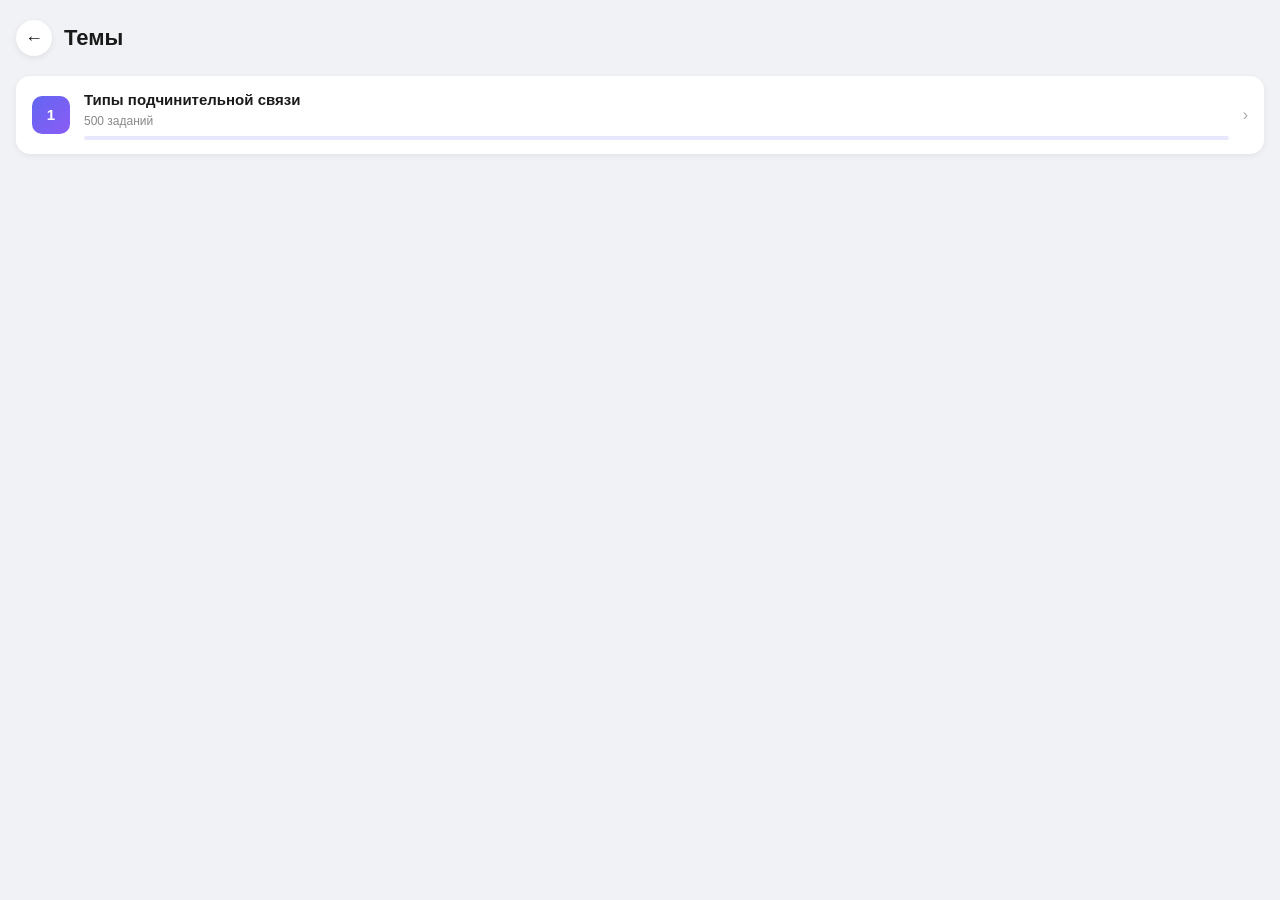
<file: quiz.html>
<!DOCTYPE html>
<html lang="ru">
<head>
    <meta charset="UTF-8">
    <meta name="viewport" content="width=device-width, initial-scale=1.0, user-scalable=no">
    <title>Задание — ЦТ/ЦЭ</title>
    <script src="https://telegram.org/js/telegram-web-app.js"></script>
    <link rel="stylesheet" href="css/style.css">
</head>
<body>

    <div class="quiz-screen" id="quiz-screen"></div>

    <script src="js/telegram.js"></script>
    <script src="js/api.js"></script>
    <script src="js/storage.js"></script>
    <script src="js/data.js"></script>
    <script src="js/quiz.js"></script>

</body>
</html>
</file>
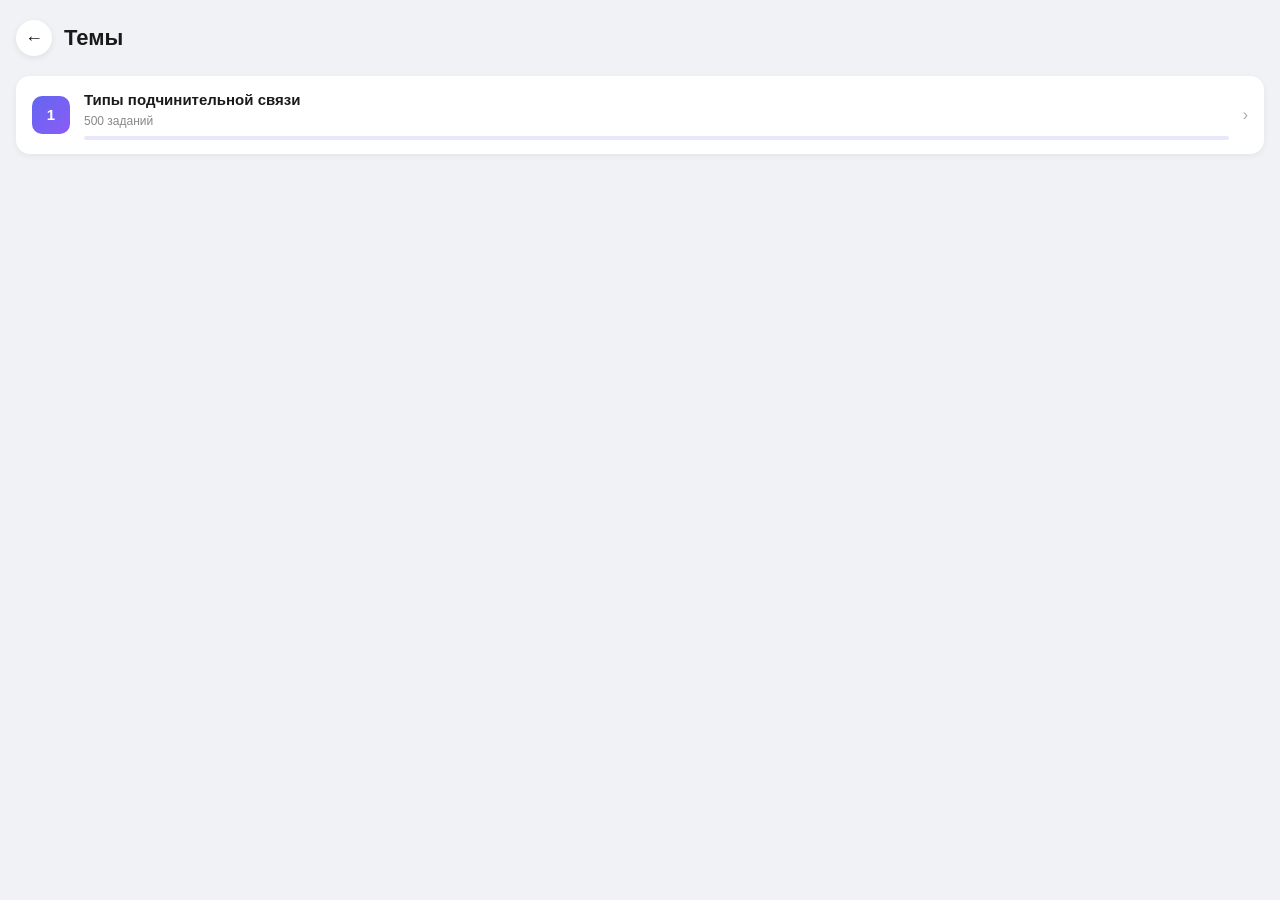
<file: result.html>
<!DOCTYPE html>
<html lang="ru">
<head>
    <meta charset="UTF-8">
    <meta name="viewport" content="width=device-width, initial-scale=1.0, user-scalable=no">
    <title>Результат — ЦТ/ЦЭ</title>
    <script src="https://telegram.org/js/telegram-web-app.js"></script>
    <link rel="stylesheet" href="css/style.css">
</head>
<body>

    <div class="result-screen" id="result-screen"></div>

    <script src="js/telegram.js"></script>
    <script src="js/api.js"></script>
    <script src="js/storage.js"></script>
    <script src="js/data.js"></script>
    <script src="js/result.js"></script>

</body>
</html>
</file>
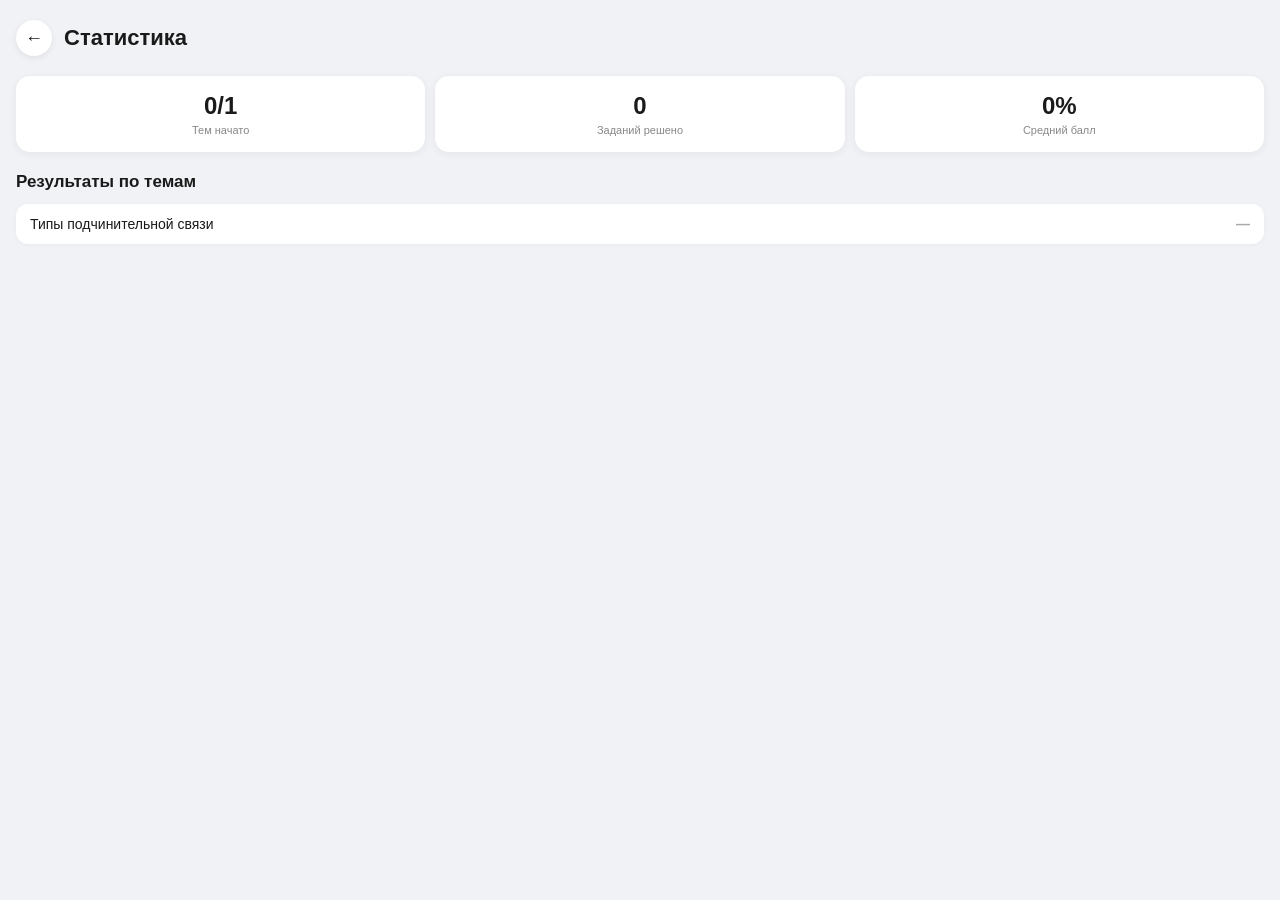
<file: stats.html>
<!DOCTYPE html>
<html lang="ru">
<head>
    <meta charset="UTF-8">
    <meta name="viewport" content="width=device-width, initial-scale=1.0, user-scalable=no">
    <title>Статистика — ЦТ/ЦЭ</title>
    <script src="https://telegram.org/js/telegram-web-app.js"></script>
    <link rel="stylesheet" href="css/style.css">
</head>
<body>

    <div class="stats-screen" id="stats-screen">
        <div class="page-header">
            <a href="index.html" class="back-btn">←</a>
            <h2 class="page-title">Статистика</h2>
        </div>
        <div id="stats-content"></div>
    </div>

    <script src="js/telegram.js"></script>
    <script src="js/api.js"></script>
    <script src="js/storage.js"></script>
    <script src="js/data.js"></script>
    <script src="js/stats.js"></script>

</body>
</html>
</file>
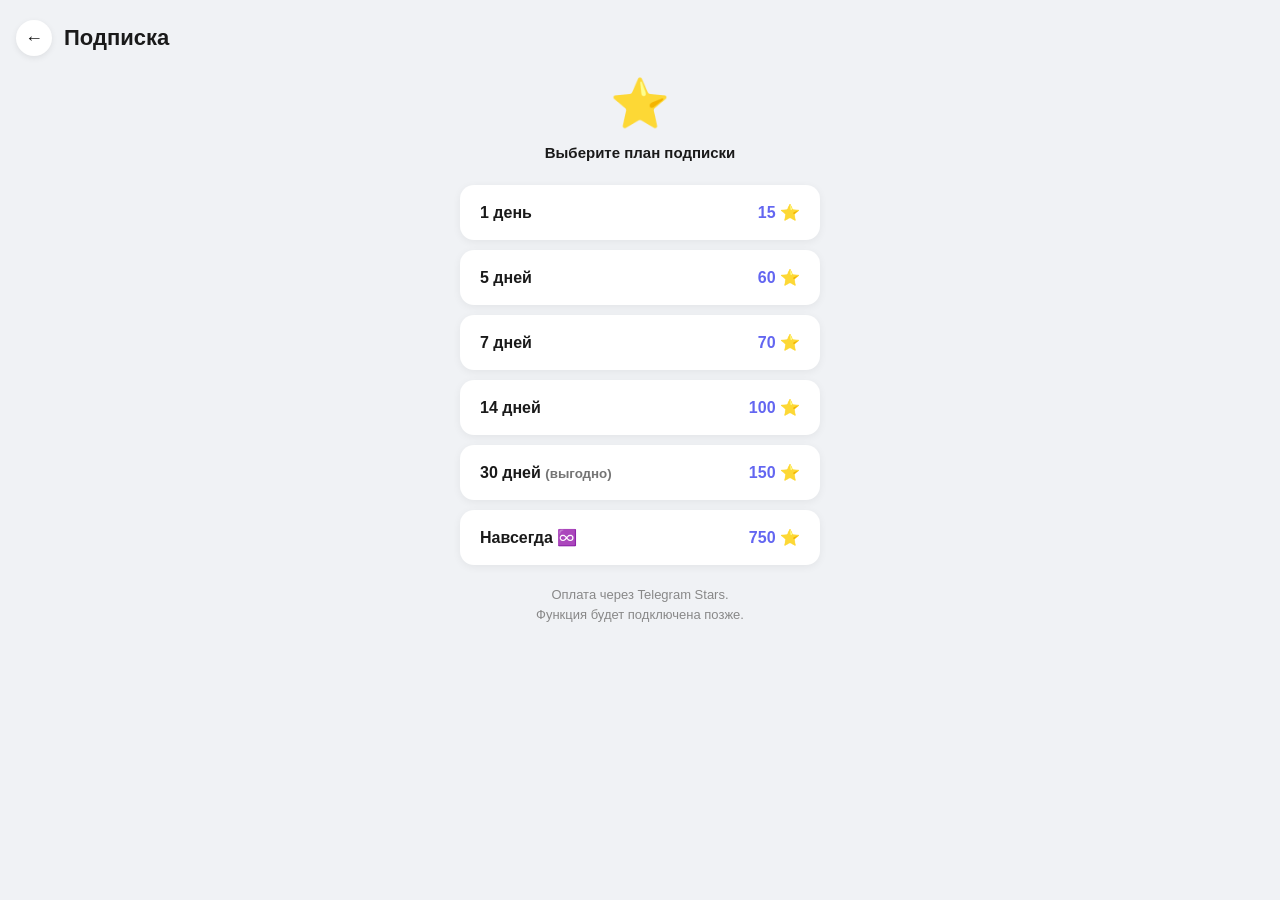
<file: subscribe.html>
<!DOCTYPE html>
<html lang="ru">
<head>
    <meta charset="UTF-8">
    <meta name="viewport" content="width=device-width, initial-scale=1.0, user-scalable=no">
    <title>Подписка — ЦТ/ЦЭ</title>
    <script src="https://telegram.org/js/telegram-web-app.js"></script>
    <link rel="stylesheet" href="css/style.css">
</head>
<body>

    <div class="subscribe-screen">
        <div class="page-header">
            <a href="index.html" class="back-btn">←</a>
            <h2 class="page-title">Подписка</h2>
        </div>

        <div style="text-align:center; margin-bottom:24px;">
            <div style="font-size:48px; margin-bottom:12px;">⭐</div>
            <p style="font-size:15px; font-weight:600;">Выберите план подписки</p>
        </div>

        <div class="subscribe-plans">
    <button class="plan-btn" data-plan="1d">
        <span class="plan-name">1 день</span>
        <span class="plan-price">15 ⭐</span>
    </button>
    <button class="plan-btn" data-plan="5d">
        <span class="plan-name">5 дней</span>
        <span class="plan-price">60 ⭐</span>
    </button>
    <button class="plan-btn" data-plan="7d">
        <span class="plan-name">7 дней</span>
        <span class="plan-price">70 ⭐</span>
    </button>
    <button class="plan-btn" data-plan="14d">
        <span class="plan-name">14 дней</span>
        <span class="plan-price">100 ⭐</span>
    </button>
    <button class="plan-btn" data-plan="30d">
        <span class="plan-name">30 дней <small style="opacity:0.6">(выгодно)</small></span>
        <span class="plan-price">150 ⭐</span>
    </button>
    <button class="plan-btn" data-plan="forever">
        <span class="plan-name">Навсегда ♾️</span>
        <span class="plan-price">750 ⭐</span>
    </button>
</div>

        <p class="subscribe-note">
            Оплата через Telegram Stars.<br>
            Функция будет подключена позже.
        </p>
    </div>

    <script src="js/telegram.js"></script>
    <script src="js/api.js"></script>
    <script src="js/storage.js"></script>
    <script src="js/subscribe.js"></script>


</body>
</html>
</file>
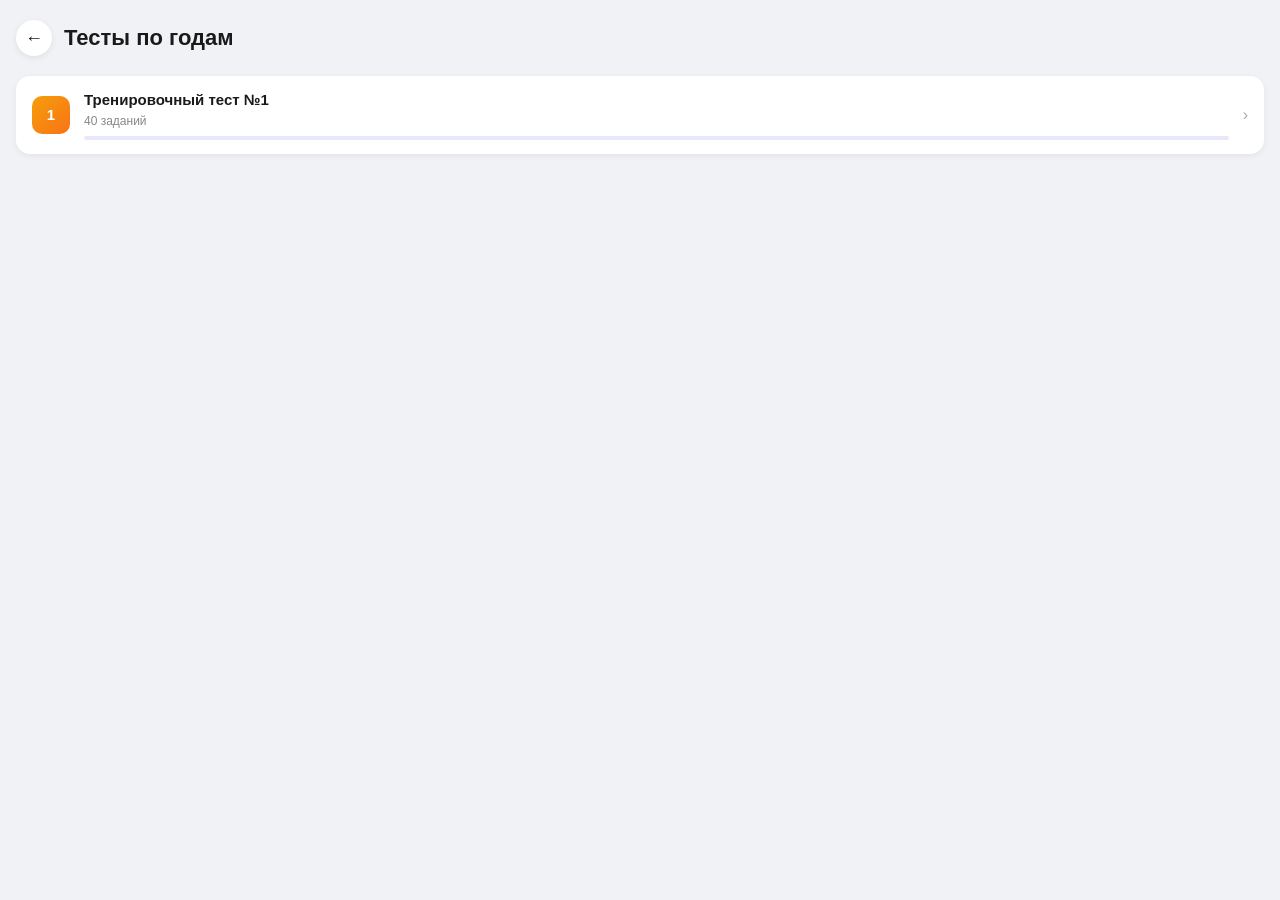
<file: test-quiz.html>
<!DOCTYPE html>
<html lang="ru">
<head>
    <meta charset="UTF-8">
    <meta name="viewport" content="width=device-width, initial-scale=1.0, user-scalable=no">
    <title>Тест — ЦТ/ЦЭ</title>
    <script src="https://telegram.org/js/telegram-web-app.js"></script>
    <link rel="stylesheet" href="css/style.css">
</head>
<body>

    <div class="full-test-screen" id="test-screen"></div>
    <div class="full-test-submit-area" id="submit-area"></div>

    <script src="js/telegram.js"></script>
    <script src="js/api.js"></script>
    <script src="js/storage.js"></script>
    <script src="js/tests-data.js"></script>
    <script src="js/test-quiz.js"></script>

</body>
</html>
</file>
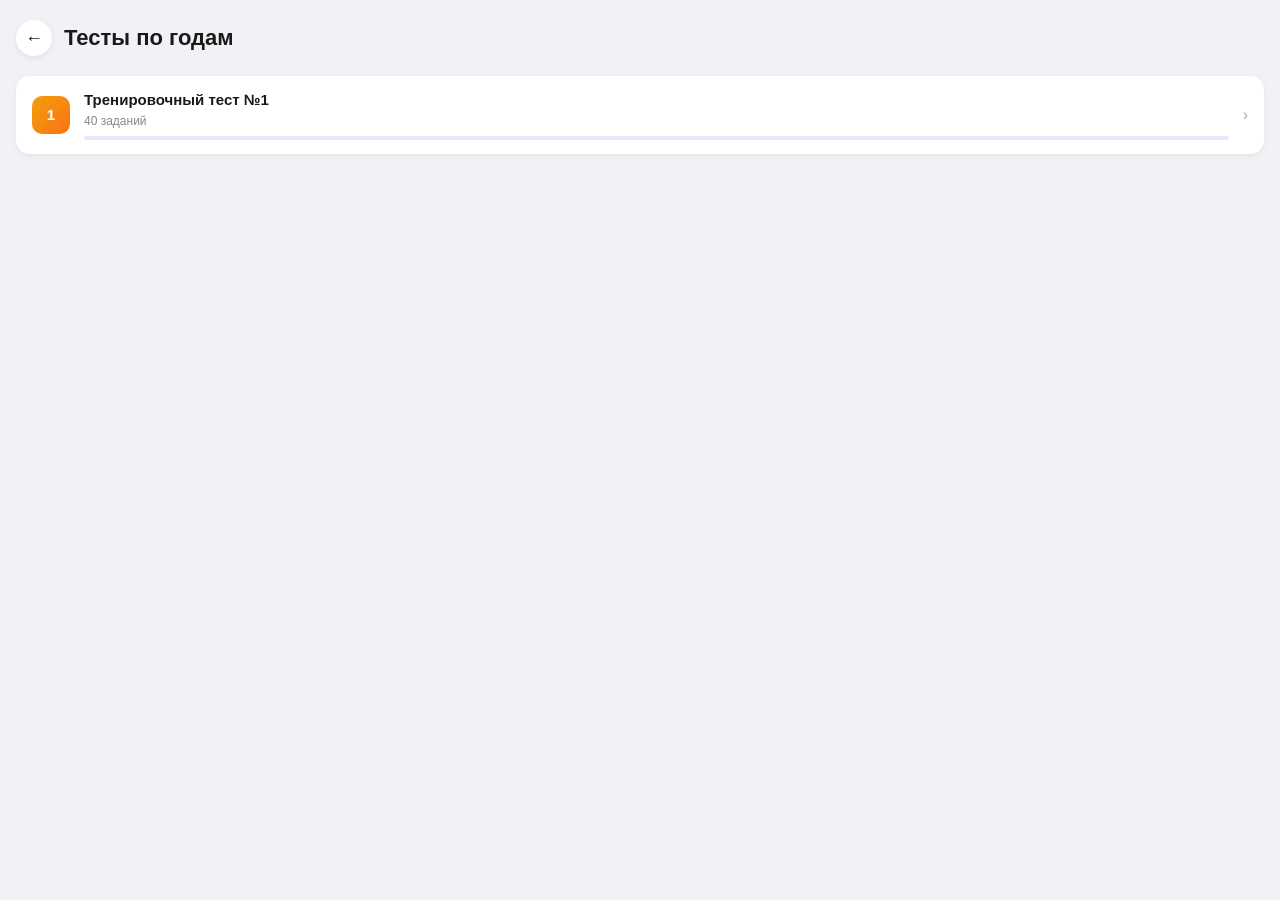
<file: test-result.html>
<!DOCTYPE html>
<html lang="ru">
<head>
    <meta charset="UTF-8">
    <meta name="viewport" content="width=device-width, initial-scale=1.0, user-scalable=no">
    <title>Результат теста — ЦТ/ЦЭ</title>
    <script src="https://telegram.org/js/telegram-web-app.js"></script>
    <link rel="stylesheet" href="css/style.css">
</head>
<body>

    <div class="result-screen" id="result-screen"></div>
    <div id="review-section"></div>

    <script src="js/telegram.js"></script>
    <script src="js/api.js"></script>
    <script src="js/storage.js"></script>
    <script src="js/tests-data.js"></script>
    <script src="js/test-result.js"></script>

</body>
</html>
</file>
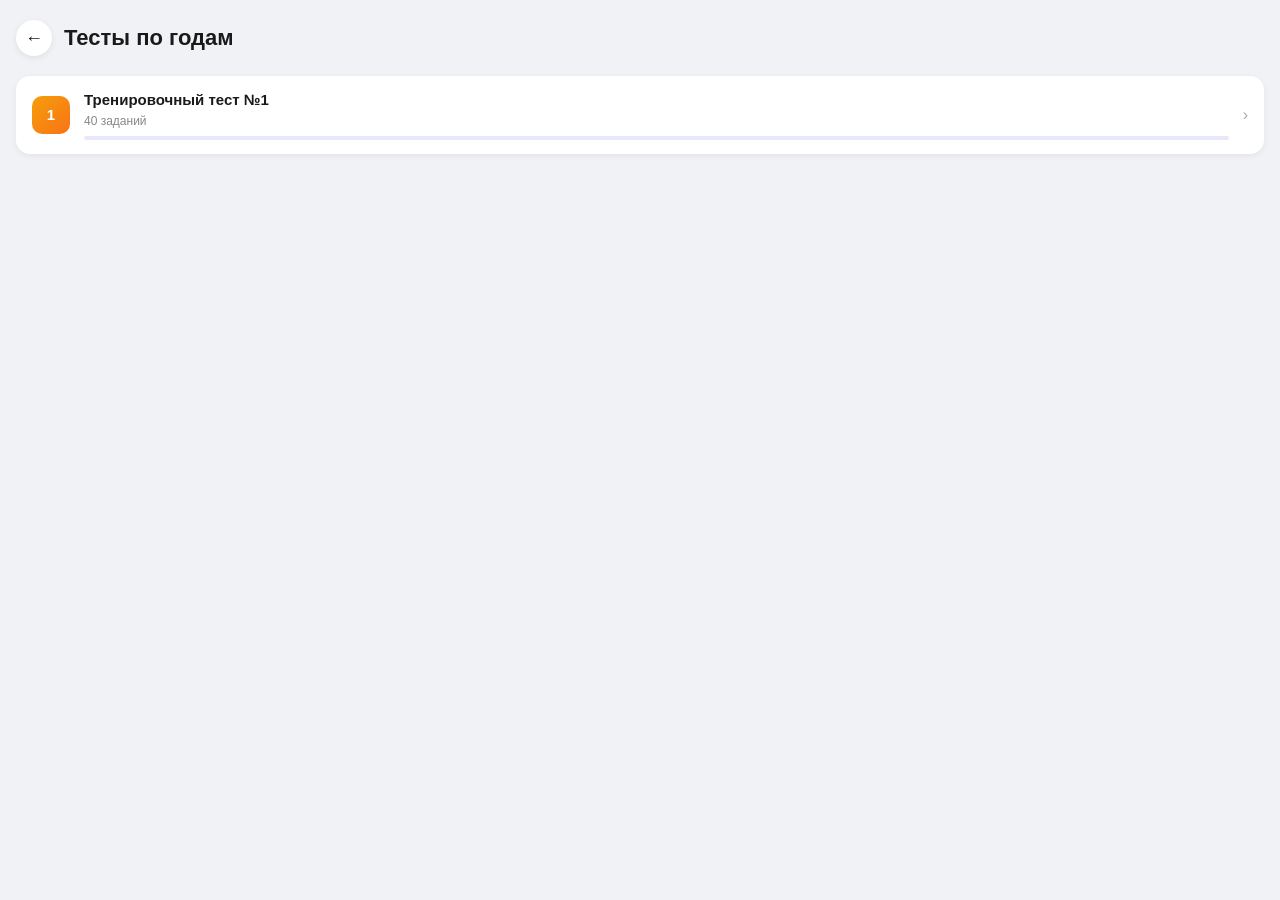
<file: tests.html>
<!DOCTYPE html>
<html lang="ru">
<head>
    <meta charset="UTF-8">
    <meta name="viewport" content="width=device-width, initial-scale=1.0, user-scalable=no">
    <title>Тесты по годам — ЦТ/ЦЭ</title>
    <script src="https://telegram.org/js/telegram-web-app.js"></script>
    <link rel="stylesheet" href="css/style.css">
</head>
<body>

    <div class="topics-screen">
        <div class="page-header">
            <a href="index.html" class="back-btn">←</a>
            <h2 class="page-title">Тесты по годам</h2>
        </div>
        <div class="topics-list" id="tests-list"></div>
    </div>

    <script src="js/telegram.js"></script>
    <script src="js/api.js"></script>
    <script src="js/storage.js"></script>
    <script src="js/tests-data.js"></script>
    <script src="js/tests.js"></script>

</body>
</html>
</file>
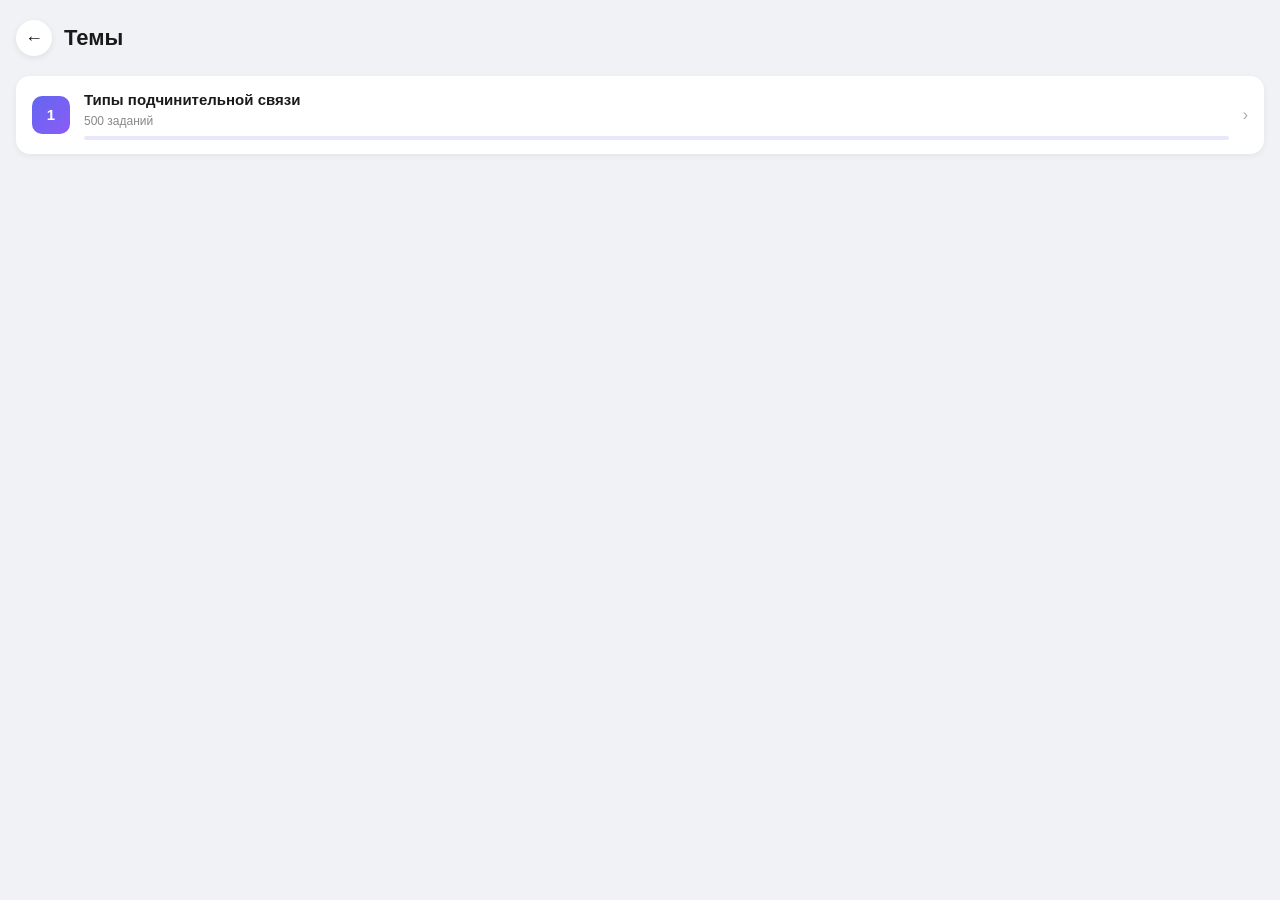
<file: topics.html>
<!DOCTYPE html>
<html lang="ru">
<head>
    <meta charset="UTF-8">
    <meta name="viewport" content="width=device-width, initial-scale=1.0, user-scalable=no">
    <title>Темы — ЦТ/ЦЭ</title>
    <script src="https://telegram.org/js/telegram-web-app.js"></script>
    <link rel="stylesheet" href="css/style.css">
</head>
<body>

    <div class="topics-screen">
        <div class="page-header">
            <a href="index.html" class="back-btn">←</a>
            <h2 class="page-title">Темы</h2>
        </div>
        <div class="topics-list" id="topics-list"></div>
    </div>

    <script src="js/telegram.js"></script>
    <script src="js/api.js"></script>
    <script src="js/storage.js"></script>
    <script src="js/data.js"></script>
    <script src="js/topics.js"></script>

</body>
</html>
</file>
<file: css/style.css>
/* ===== СБРОС И БАЗА ===== */
* {
    margin: 0;
    padding: 0;
    box-sizing: border-box;
}

body {
    font-family: -apple-system, BlinkMacSystemFont, 'Segoe UI', Roboto, sans-serif;
    background-color: var(--tg-theme-bg-color, #f0f2f5);
    color: var(--tg-theme-text-color, #1a1a1a);
    min-height: 100vh;
    overflow-x: hidden;
}


/* ===== ГЛАВНАЯ СТРАНИЦА ===== */
.home-screen {
    display: flex;
    flex-direction: column;
    align-items: center;
    padding: 40px 20px 20px;
    min-height: 100vh;
}

.home-logo {
    width: 100px;
    height: 100px;
    background: linear-gradient(135deg, #6366f1, #8b5cf6);
    border-radius: 24px;
    display: flex;
    align-items: center;
    justify-content: center;
    font-size: 48px;
    margin-bottom: 20px;
    box-shadow: 0 8px 24px rgba(99, 102, 241, 0.3);
}

.home-title {
    font-size: 24px;
    font-weight: 700;
    text-align: center;
    margin-bottom: 8px;
}

.home-subtitle {
    font-size: 15px;
    color: var(--tg-theme-hint-color, #888);
    text-align: center;
    margin-bottom: 32px;
    line-height: 1.4;
    max-width: 300px;
}

.home-subscription-badge {
    display: inline-flex;
    align-items: center;
    gap: 6px;
    padding: 8px 16px;
    border-radius: 20px;
    font-size: 13px;
    font-weight: 600;
    margin-bottom: 32px;
}

.home-subscription-badge.active {
    background: rgba(34, 197, 94, 0.15);
    color: #22c55e;
}

.home-subscription-badge.trial {
    background: rgba(234, 179, 8, 0.15);
    color: #eab308;
}

.home-subscription-badge.expired {
    background: rgba(239, 68, 68, 0.15);
    color: #ef4444;
}

.home-menu {
    width: 100%;
    max-width: 360px;
    display: flex;
    flex-direction: column;
    gap: 12px;
}

.home-menu-btn {
    display: flex;
    align-items: center;
    gap: 14px;
    width: 100%;
    padding: 16px 18px;
    background: var(--tg-theme-secondary-bg-color, #ffffff);
    border: none;
    border-radius: 16px;
    font-size: 16px;
    font-weight: 600;
    color: var(--tg-theme-text-color, #1a1a1a);
    cursor: pointer;
    transition: transform 0.15s ease, box-shadow 0.15s ease;
    box-shadow: 0 2px 8px rgba(0, 0, 0, 0.06);
    text-align: left;
    text-decoration: none;
}

.home-menu-btn:active {
    transform: scale(0.97);
}

.home-menu-btn .btn-icon {
    width: 44px;
    height: 44px;
    border-radius: 12px;
    display: flex;
    align-items: center;
    justify-content: center;
    font-size: 22px;
    flex-shrink: 0;
}

.home-menu-btn .btn-content {
    display: flex;
    flex-direction: column;
    gap: 2px;
}

.home-menu-btn .btn-label {
    font-size: 16px;
    font-weight: 600;
}

.home-menu-btn .btn-desc {
    font-size: 13px;
    color: var(--tg-theme-hint-color, #888);
    font-weight: 400;
}

.icon-topics { background: linear-gradient(135deg, #6366f1, #8b5cf6); }
.icon-tests { background: linear-gradient(135deg, #f59e0b, #f97316); }
.icon-stats { background: linear-gradient(135deg, #22c55e, #16a34a); }
.icon-subscribe { background: linear-gradient(135deg, #3b82f6, #2563eb); }


/* ===== ОБЩИЙ ЗАГОЛОВОК С КНОПКОЙ НАЗАД ===== */
.page-header {
    display: flex;
    align-items: center;
    gap: 12px;
    margin-bottom: 20px;
}

.back-btn {
    width: 36px;
    height: 36px;
    border-radius: 50%;
    border: none;
    background: var(--tg-theme-secondary-bg-color, #fff);
    font-size: 18px;
    cursor: pointer;
    display: flex;
    align-items: center;
    justify-content: center;
    color: var(--tg-theme-text-color, #1a1a1a);
    box-shadow: 0 2px 6px rgba(0, 0, 0, 0.08);
    text-decoration: none;
}

.page-title {
    font-size: 22px;
    font-weight: 700;
}


/* ===== СТРАНИЦА ТЕМ ===== */
.topics-screen {
    padding: 20px 16px;
}

.topics-list {
    display: flex;
    flex-direction: column;
    gap: 10px;
}

.topic-card {
    display: flex;
    align-items: center;
    gap: 14px;
    padding: 14px 16px;
    background: var(--tg-theme-secondary-bg-color, #fff);
    border-radius: 14px;
    cursor: pointer;
    transition: transform 0.15s ease;
    box-shadow: 0 2px 6px rgba(0, 0, 0, 0.06);
    border: none;
    width: 100%;
    text-align: left;
    color: var(--tg-theme-text-color, #1a1a1a);
}

.topic-card:active {
    transform: scale(0.98);
}

.topic-number {
    width: 38px;
    height: 38px;
    border-radius: 10px;
    background: linear-gradient(135deg, #6366f1, #8b5cf6);
    color: white;
    display: flex;
    align-items: center;
    justify-content: center;
    font-size: 15px;
    font-weight: 700;
    flex-shrink: 0;
}

.topic-info {
    flex: 1;
    display: flex;
    flex-direction: column;
    gap: 4px;
}

.topic-name {
    font-size: 15px;
    font-weight: 600;
    line-height: 1.3;
}

.topic-progress-text {
    font-size: 12px;
    color: var(--tg-theme-hint-color, #888);
}

.topic-progress-bar {
    width: 100%;
    height: 4px;
    background: rgba(99, 102, 241, 0.15);
    border-radius: 2px;
    margin-top: 4px;
    overflow: hidden;
}

.topic-progress-fill {
    height: 100%;
    background: linear-gradient(90deg, #6366f1, #8b5cf6);
    border-radius: 2px;
    transition: width 0.3s ease;
}

.topic-arrow {
    font-size: 16px;
    color: var(--tg-theme-hint-color, #aaa);
    flex-shrink: 0;
}


/* ===== ЭКРАН ЗАДАНИЯ ===== */
.quiz-screen {
    padding: 20px 16px;
    min-height: 100vh;
    display: flex;
    flex-direction: column;
}

.quiz-header {
    display: flex;
    align-items: center;
    gap: 12px;
    margin-bottom: 8px;
}

.quiz-title {
    font-size: 17px;
    font-weight: 700;
    flex: 1;
}

.quiz-counter {
    font-size: 14px;
    color: var(--tg-theme-hint-color, #888);
    font-weight: 600;
}

.quiz-progress-bar {
    width: 100%;
    height: 4px;
    background: rgba(99, 102, 241, 0.15);
    border-radius: 2px;
    margin-bottom: 24px;
    overflow: hidden;
}

.quiz-progress-fill {
    height: 100%;
    background: linear-gradient(90deg, #6366f1, #8b5cf6);
    border-radius: 2px;
    transition: width 0.4s ease;
}

.quiz-question {
    font-size: 17px;
    font-weight: 600;
    line-height: 1.5;
    margin-bottom: 20px;
}

.quiz-options {
    display: flex;
    flex-direction: column;
    gap: 10px;
    margin-bottom: 20px;
}

.quiz-option {
    display: flex;
    align-items: center;
    gap: 12px;
    padding: 14px 16px;
    background: var(--tg-theme-secondary-bg-color, #fff);
    border: 2px solid transparent;
    border-radius: 14px;
    cursor: pointer;
    transition: all 0.2s ease;
    font-size: 15px;
    color: var(--tg-theme-text-color, #1a1a1a);
    box-shadow: 0 2px 6px rgba(0, 0, 0, 0.06);
}

.quiz-option .option-letter {
    width: 32px;
    height: 32px;
    border-radius: 8px;
    background: rgba(99, 102, 241, 0.1);
    color: #6366f1;
    display: flex;
    align-items: center;
    justify-content: center;
    font-weight: 700;
    font-size: 14px;
    flex-shrink: 0;
    transition: all 0.2s ease;
}

.quiz-option .option-text {
    flex: 1;
    line-height: 1.4;
}

.quiz-option.selected {
    border-color: #6366f1;
    background: rgba(99, 102, 241, 0.08);
}

.quiz-option.selected .option-letter {
    background: #6366f1;
    color: white;
}

.quiz-option.correct {
    border-color: #22c55e;
    background: rgba(34, 197, 94, 0.08);
}

.quiz-option.correct .option-letter {
    background: #22c55e;
    color: white;
}

.quiz-option.wrong {
    border-color: #ef4444;
    background: rgba(239, 68, 68, 0.08);
}

.quiz-option.wrong .option-letter {
    background: #ef4444;
    color: white;
}

.quiz-option.disabled {
    pointer-events: none;
}

.quiz-explanation {
    padding: 16px;
    background: rgba(99, 102, 241, 0.08);
    border-radius: 14px;
    border-left: 4px solid #6366f1;
    margin-bottom: 20px;
    display: none;
}

.quiz-explanation.visible {
    display: block;
}

.quiz-explanation-title {
    font-size: 14px;
    font-weight: 700;
    color: #6366f1;
    margin-bottom: 6px;
}

.quiz-explanation-text {
    font-size: 14px;
    line-height: 1.5;
}

.quiz-btn {
    width: 100%;
    padding: 16px;
    border: none;
    border-radius: 14px;
    background: linear-gradient(135deg, #6366f1, #8b5cf6);
    color: white;
    font-size: 16px;
    font-weight: 700;
    cursor: pointer;
    transition: opacity 0.2s ease, transform 0.15s ease;
    margin-top: auto;
}

.quiz-btn:active {
    transform: scale(0.97);
}

.quiz-btn:disabled {
    opacity: 0.4;
    pointer-events: none;
}

.quiz-btn.next {
    background: linear-gradient(135deg, #22c55e, #16a34a);
}


/* ===== ЭКРАН РЕЗУЛЬТАТА ===== */
.result-screen {
    display: flex;
    flex-direction: column;
    align-items: center;
    padding: 40px 20px;
    min-height: 100vh;
}

.result-circle {
    width: 140px;
    height: 140px;
    border-radius: 50%;
    display: flex;
    flex-direction: column;
    align-items: center;
    justify-content: center;
    margin-bottom: 24px;
    box-shadow: 0 8px 24px rgba(0, 0, 0, 0.1);
    color: white;
}

.result-circle.good {
    background: linear-gradient(135deg, #22c55e, #16a34a);
}

.result-circle.medium {
    background: linear-gradient(135deg, #f59e0b, #f97316);
}

.result-circle.bad {
    background: linear-gradient(135deg, #ef4444, #dc2626);
}

.result-percent {
    font-size: 36px;
    font-weight: 800;
}

.result-label {
    font-size: 14px;
    font-weight: 600;
    opacity: 0.9;
}

.result-title {
    font-size: 22px;
    font-weight: 700;
    margin-bottom: 8px;
    text-align: center;
}

.result-desc {
    font-size: 15px;
    color: var(--tg-theme-hint-color, #888);
    text-align: center;
    margin-bottom: 32px;
    line-height: 1.4;
}

.result-stats {
    width: 100%;
    max-width: 320px;
    display: flex;
    gap: 12px;
    margin-bottom: 32px;
}

.result-stat-card {
    flex: 1;
    padding: 14px;
    background: var(--tg-theme-secondary-bg-color, #fff);
    border-radius: 14px;
    text-align: center;
    box-shadow: 0 2px 8px rgba(0, 0, 0, 0.06);
}

.result-stat-value {
    font-size: 22px;
    font-weight: 800;
}

.result-stat-label {
    font-size: 12px;
    color: var(--tg-theme-hint-color, #888);
    margin-top: 4px;
}

.result-buttons {
    width: 100%;
    max-width: 320px;
    display: flex;
    flex-direction: column;
    gap: 10px;
}

.result-btn {
    width: 100%;
    padding: 16px;
    border: none;
    border-radius: 14px;
    font-size: 16px;
    font-weight: 700;
    cursor: pointer;
    transition: transform 0.15s ease;
    text-decoration: none;
    text-align: center;
}

.result-btn:active {
    transform: scale(0.97);
}

.result-btn.primary {
    background: linear-gradient(135deg, #6366f1, #8b5cf6);
    color: white;
}

.result-btn.secondary {
    background: var(--tg-theme-secondary-bg-color, #fff);
    color: var(--tg-theme-text-color, #1a1a1a);
    box-shadow: 0 2px 8px rgba(0, 0, 0, 0.06);
}


/* ===== ЭКРАН СТАТИСТИКИ ===== */
.stats-screen {
    padding: 20px 16px;
}

.stats-overview {
    display: flex;
    gap: 10px;
    margin-bottom: 20px;
}

.stats-card {
    flex: 1;
    padding: 16px 12px;
    background: var(--tg-theme-secondary-bg-color, #fff);
    border-radius: 14px;
    text-align: center;
    box-shadow: 0 2px 8px rgba(0, 0, 0, 0.06);
}

.stats-card-value {
    font-size: 24px;
    font-weight: 800;
}

.stats-card-label {
    font-size: 11px;
    color: var(--tg-theme-hint-color, #888);
    margin-top: 4px;
}

.stats-section-title {
    font-size: 17px;
    font-weight: 700;
    margin-bottom: 12px;
}

.stats-topic-row {
    display: flex;
    align-items: center;
    gap: 12px;
    padding: 12px 14px;
    background: var(--tg-theme-secondary-bg-color, #fff);
    border-radius: 12px;
    margin-bottom: 8px;
    box-shadow: 0 1px 4px rgba(0, 0, 0, 0.04);
}

.stats-topic-name {
    flex: 1;
    font-size: 14px;
    font-weight: 500;
}

.stats-topic-percent {
    font-size: 14px;
    font-weight: 700;
}

.stats-topic-percent.good { color: #22c55e; }
.stats-topic-percent.medium { color: #f59e0b; }
.stats-topic-percent.bad { color: #ef4444; }
.stats-topic-percent.none { color: var(--tg-theme-hint-color, #aaa); }


/* ===== ЗАГЛУШКА ===== */
.placeholder {
    text-align: center;
    padding: 60px 20px;
    color: var(--tg-theme-hint-color, #888);
}

.placeholder-icon {
    font-size: 48px;
    margin-bottom: 16px;
}

.placeholder-title {
    font-size: 16px;
    font-weight: 600;
    margin-bottom: 8px;
}

.placeholder-desc {
    font-size: 14px;
}


/* ===== ПОДПИСКА ===== */
.subscribe-screen {
    padding: 20px 16px;
}

.subscribe-plans {
    display: flex;
    flex-direction: column;
    gap: 10px;
    max-width: 360px;
    margin: 0 auto;
}

.plan-btn {
    display: flex;
    justify-content: space-between;
    align-items: center;
    width: 100%;
    padding: 16px 18px;
    background: var(--tg-theme-secondary-bg-color, #fff);
    border: 2px solid transparent;
    border-radius: 14px;
    cursor: pointer;
    box-shadow: 0 2px 8px rgba(0, 0, 0, 0.06);
    transition: all 0.2s ease;
    color: var(--tg-theme-text-color, #1a1a1a);
}

.plan-btn:active {
    transform: scale(0.97);
}

.plan-name {
    font-size: 16px;
    font-weight: 600;
}

.plan-price {
    font-size: 16px;
    font-weight: 700;
    color: #6366f1;
}

.subscribe-note {
    font-size: 13px;
    color: var(--tg-theme-hint-color, #888);
    text-align: center;
    margin-top: 20px;
    line-height: 1.5;
}

/* ===== ТЕСТ НА ОДНОЙ СТРАНИЦЕ ===== */
.full-test-screen {
    padding: 20px 16px 100px;
}

.full-test-question {
    margin-bottom: 24px;
    padding: 16px;
    background: var(--tg-theme-secondary-bg-color, #fff);
    border-radius: 16px;
    box-shadow: 0 2px 8px rgba(0, 0, 0, 0.06);
}

.full-test-question.answered {
    border-left: 4px solid #6366f1;
}

.full-test-question .quiz-question {
    margin-bottom: 14px;
    font-size: 15px;
}

.full-test-question .quiz-options {
    margin-bottom: 0;
}

.full-test-question .quiz-option {
    padding: 12px 14px;
    font-size: 14px;
}

.full-test-question .quiz-option .option-letter {
    width: 28px;
    height: 28px;
    font-size: 13px;
}

.full-test-question .quiz-input {
    font-size: 15px;
    padding: 12px 14px;
}

.full-test-question .match-left {
    padding: 10px 12px;
    font-size: 13px;
}

.full-test-question .match-left .match-left-text {
    font-size: 13px;
}

.full-test-question .match-select {
    font-size: 13px;
    padding: 8px 6px;
    width: 70px;
}

.full-test-question .match-options-list {
    padding: 10px 14px;
    margin-bottom: 12px;
}

.full-test-question .match-options-item {
    font-size: 13px;
    line-height: 1.5;
}

.full-test-divider {
    text-align: center;
    font-size: 18px;
    font-weight: 800;
    color: #6366f1;
    margin: 28px 0 20px;
    padding: 12px;
    background: rgba(99, 102, 241, 0.08);
    border-radius: 12px;
}

.full-test-submit-area {
    position: fixed;
    bottom: 0;
    left: 0;
    right: 0;
    padding: 16px;
    background: var(--tg-theme-bg-color, #f0f2f5);
    box-shadow: 0 -4px 12px rgba(0, 0, 0, 0.1);
    z-index: 100;
}

.full-test-submit-btn {
    width: 100%;
    padding: 16px;
    border: none;
    border-radius: 14px;
    background: linear-gradient(135deg, #6366f1, #8b5cf6);
    color: white;
    font-size: 16px;
    font-weight: 700;
    cursor: pointer;
    transition: transform 0.15s ease;
}

.full-test-submit-btn:active {
    transform: scale(0.97);
}

.full-test-progress-info {
    text-align: center;
    font-size: 13px;
    color: var(--tg-theme-hint-color, #888);
    margin-bottom: 8px;
}


/* ===== РЕЗУЛЬТАТ ПОЛНОГО ТЕСТА ===== */
.test-result-scores {
    width: 100%;
    max-width: 320px;
    margin-bottom: 24px;
}

.test-result-score-row {
    display: flex;
    justify-content: space-between;
    padding: 12px 16px;
    background: var(--tg-theme-secondary-bg-color, #fff);
    border-radius: 12px;
    margin-bottom: 8px;
    box-shadow: 0 2px 6px rgba(0, 0, 0, 0.06);
}

.test-result-score-label {
    font-size: 14px;
    color: var(--tg-theme-hint-color, #888);
}

.test-result-score-value {
    font-size: 14px;
    font-weight: 700;
}

.test-review-title {
    font-size: 18px;
    font-weight: 700;
    margin: 24px 0 16px;
    text-align: center;
}

.test-review-question {
    margin-bottom: 20px;
    padding: 16px;
    background: var(--tg-theme-secondary-bg-color, #fff);
    border-radius: 16px;
    box-shadow: 0 2px 8px rgba(0, 0, 0, 0.06);
}

.test-review-question.q-correct {
    border-left: 4px solid #22c55e;
}

.test-review-question.q-partial {
    border-left: 4px solid #f59e0b;
}

.test-review-question.q-wrong {
    border-left: 4px solid #ef4444;
}

.test-review-question .quiz-question {
    margin-bottom: 12px;
    font-size: 15px;
}

.test-review-question .quiz-explanation {
    display: block;
    margin-top: 12px;
    margin-bottom: 0;
}

.test-review-score-badge {
    display: inline-block;
    padding: 4px 10px;
    border-radius: 8px;
    font-size: 12px;
    font-weight: 700;
    margin-bottom: 10px;
}

.test-review-score-badge.b-full {
    background: rgba(34, 197, 94, 0.15);
    color: #22c55e;
}

.test-review-score-badge.b-partial {
    background: rgba(245, 158, 11, 0.15);
    color: #f59e0b;
}

.test-review-score-badge.b-zero {
    background: rgba(239, 68, 68, 0.15);
    color: #ef4444;
}

.user-answer-line {
    font-size: 14px;
    margin-bottom: 4px;
    padding: 6px 10px;
    border-radius: 8px;
}

.user-answer-line.ua-correct {
    background: rgba(34, 197, 94, 0.1);
    color: #16a34a;
}

.user-answer-line.ua-wrong {
    background: rgba(239, 68, 68, 0.1);
    color: #ef4444;
}

.user-answer-line.ua-missed {
    background: rgba(99, 102, 241, 0.1);
    color: #6366f1;
}

/* ===== ИНСТРУКЦИЯ К ТЕМЕ ===== */
.quiz-instruction {
    text-align: center;
    font-size: 14px;
    color: var(--tg-theme-hint-color, #888);
    margin-bottom: 16px;
    font-weight: 500;
}

/* ===== СЛОВОСОЧЕТАНИЕ (большой текст) ===== */
.quiz-phrase {
    text-align: center;
    font-size: 28px;
    font-weight: 700;
    padding: 32px 16px;
    margin-bottom: 24px;
    background: linear-gradient(135deg, rgba(99, 102, 241, 0.08), rgba(139, 92, 246, 0.08));
    border-radius: 16px;
    color: var(--tg-theme-text-color, #1a1a1a);
}

/* ===== КНОПКА ПАУЗЫ ===== */
.quiz-pause-btn {
    width: 36px;
    height: 36px;
    border-radius: 50%;
    border: none;
    background: var(--tg-theme-secondary-bg-color, #fff);
    font-size: 16px;
    cursor: pointer;
    display: flex;
    align-items: center;
    justify-content: center;
    color: var(--tg-theme-text-color, #1a1a1a);
    box-shadow: 0 2px 6px rgba(0, 0, 0, 0.08);
    flex-shrink: 0;
}

/* ===== ОКНО ПАУЗЫ ===== */
.pause-overlay {
    position: fixed;
    top: 0;
    left: 0;
    right: 0;
    bottom: 0;
    background: rgba(0, 0, 0, 0.5);
    display: flex;
    align-items: center;
    justify-content: center;
    z-index: 200;
    padding: 20px;
}

.pause-modal {
    background: var(--tg-theme-bg-color, #fff);
    border-radius: 20px;
    padding: 28px 24px;
    width: 100%;
    max-width: 320px;
    text-align: center;
    box-shadow: 0 12px 40px rgba(0, 0, 0, 0.2);
}

.pause-icon {
    font-size: 48px;
    margin-bottom: 16px;
}

.pause-title {
    font-size: 20px;
    font-weight: 700;
    margin-bottom: 8px;
}

.pause-progress {
    font-size: 14px;
    color: var(--tg-theme-hint-color, #888);
    margin-bottom: 24px;
    line-height: 1.5;
}

.pause-buttons {
    display: flex;
    flex-direction: column;
    gap: 10px;
}

.pause-btn {
    width: 100%;
    padding: 14px;
    border: none;
    border-radius: 14px;
    font-size: 15px;
    font-weight: 700;
    cursor: pointer;
    transition: transform 0.15s ease;
}

.pause-btn:active {
    transform: scale(0.97);
}

.pause-btn.resume {
    background: linear-gradient(135deg, #6366f1, #8b5cf6);
    color: white;
}

.pause-btn.save-exit {
    background: linear-gradient(135deg, #22c55e, #16a34a);
    color: white;
}

.pause-btn.exit {
    background: var(--tg-theme-secondary-bg-color, #f0f2f5);
    color: var(--tg-theme-text-color, #1a1a1a);
    box-shadow: 0 2px 6px rgba(0, 0, 0, 0.06);
}

/* ===== КНОПКА ПРОДОЛЖИТЬ НА СТРАНИЦЕ ТЕМ ===== */
.topic-card-continue {
    border-left: 4px solid #22c55e;
}

.topic-continue-badge {
    display: inline-block;
    padding: 3px 8px;
    background: rgba(34, 197, 94, 0.15);
    color: #22c55e;
    border-radius: 6px;
    font-size: 11px;
    font-weight: 700;
    margin-top: 4px;
}

/* ===== КНОПКА ВЫХОДА ИЗ ТЕМЫ ===== */
.quiz-exit-btn {
    width: 100%;
    padding: 12px;
    margin-top: 10px;
    background: transparent;
    border: 2px solid rgba(239, 68, 68, 0.3);
    border-radius: 14px;
    color: #ef4444;
    font-size: 14px;
    font-weight: 600;
    cursor: pointer;
    transition: all 0.2s ease;
}

.quiz-exit-btn:active {
    transform: scale(0.97);
    background: rgba(239, 68, 68, 0.05);
}

/* ===== ОБЩАЯ СТАТИСТИКА В ТЕМЕ ===== */
.quiz-total-stats {
    text-align: center;
    font-size: 13px;
    color: var(--tg-theme-hint-color, #888);
    margin-bottom: 16px;
    padding: 8px 12px;
    background: rgba(99, 102, 241, 0.06);
    border-radius: 10px;
}

.quiz-total-stats strong {
    color: #6366f1;
    font-weight: 700;
}

/* ===== РЕШЕНО ЗА СЕССИЮ ===== */
.quiz-session-info {
    text-align: center;
    font-size: 12px;
    color: var(--tg-theme-hint-color, #aaa);
    margin-bottom: 10px;
}

.quiz-session-info strong {
    color: var(--tg-theme-text-color, #1a1a1a);
    font-weight: 700;
}
</file>
